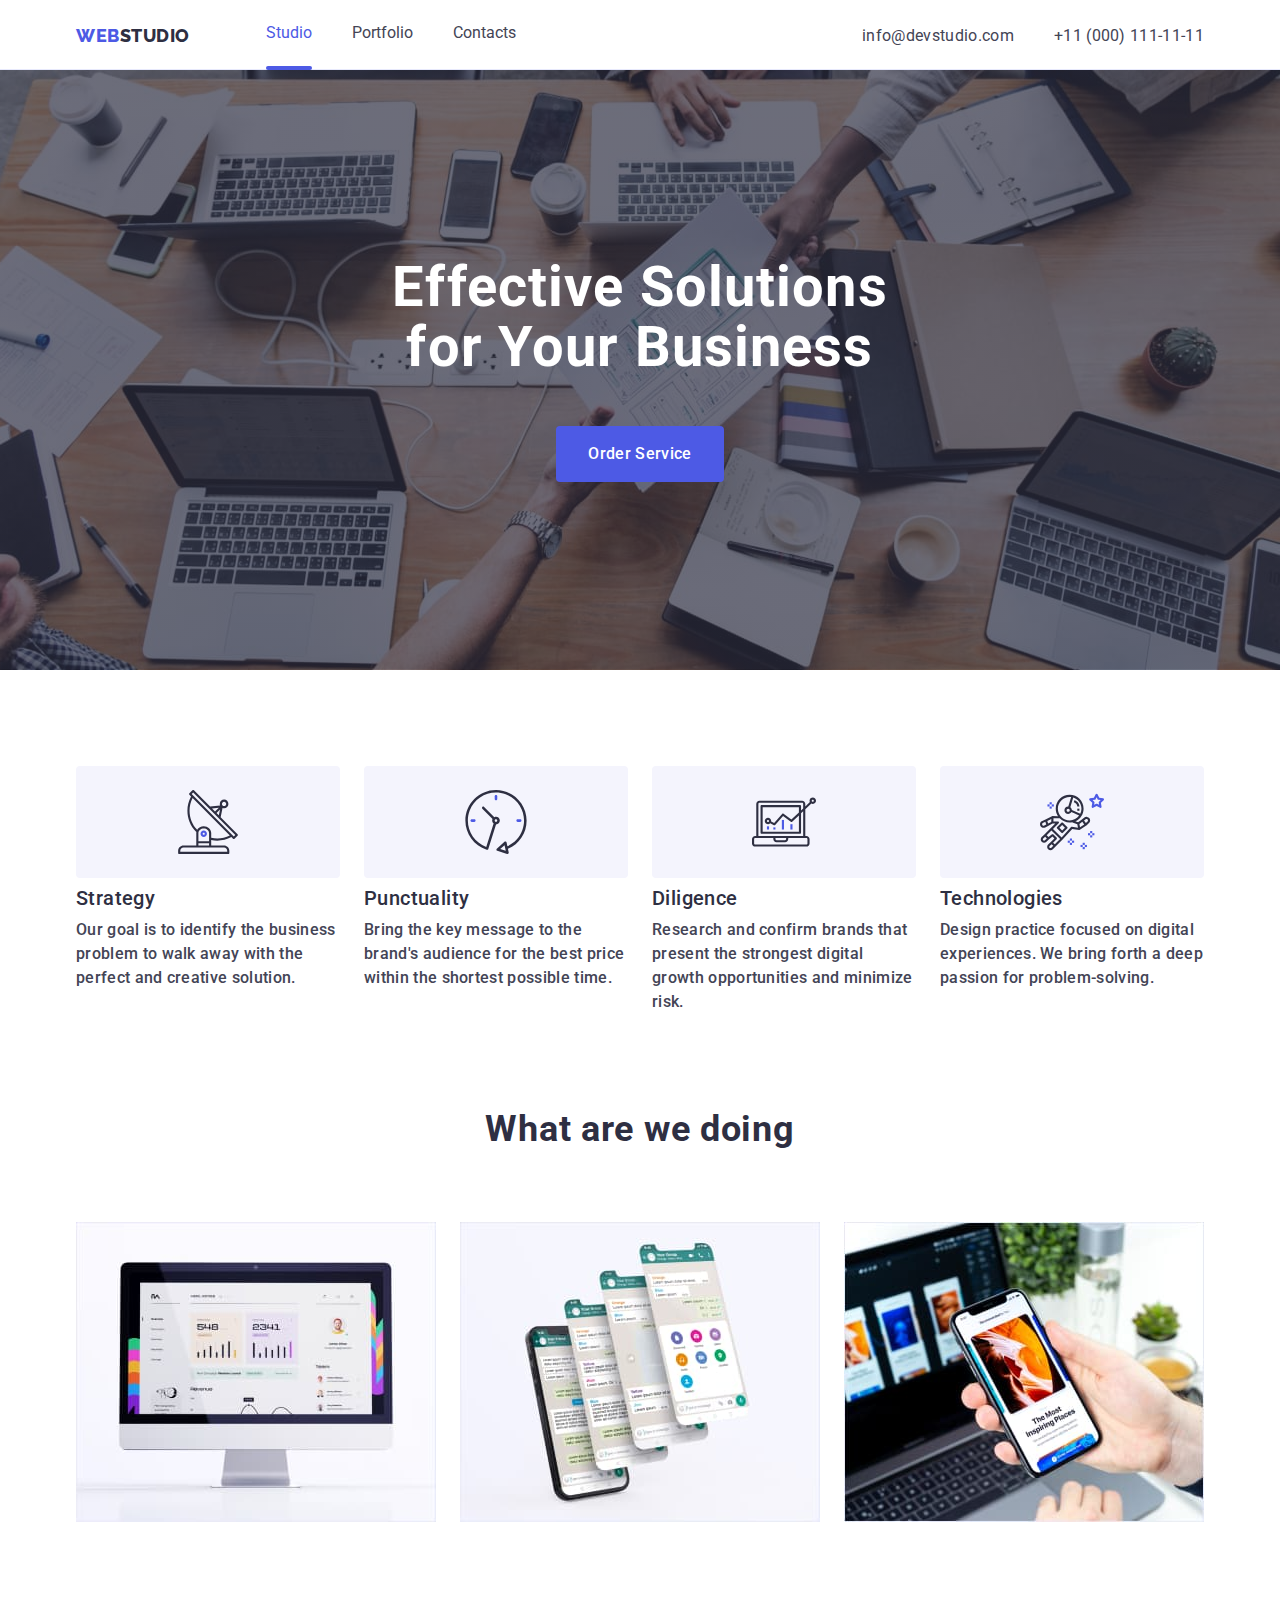
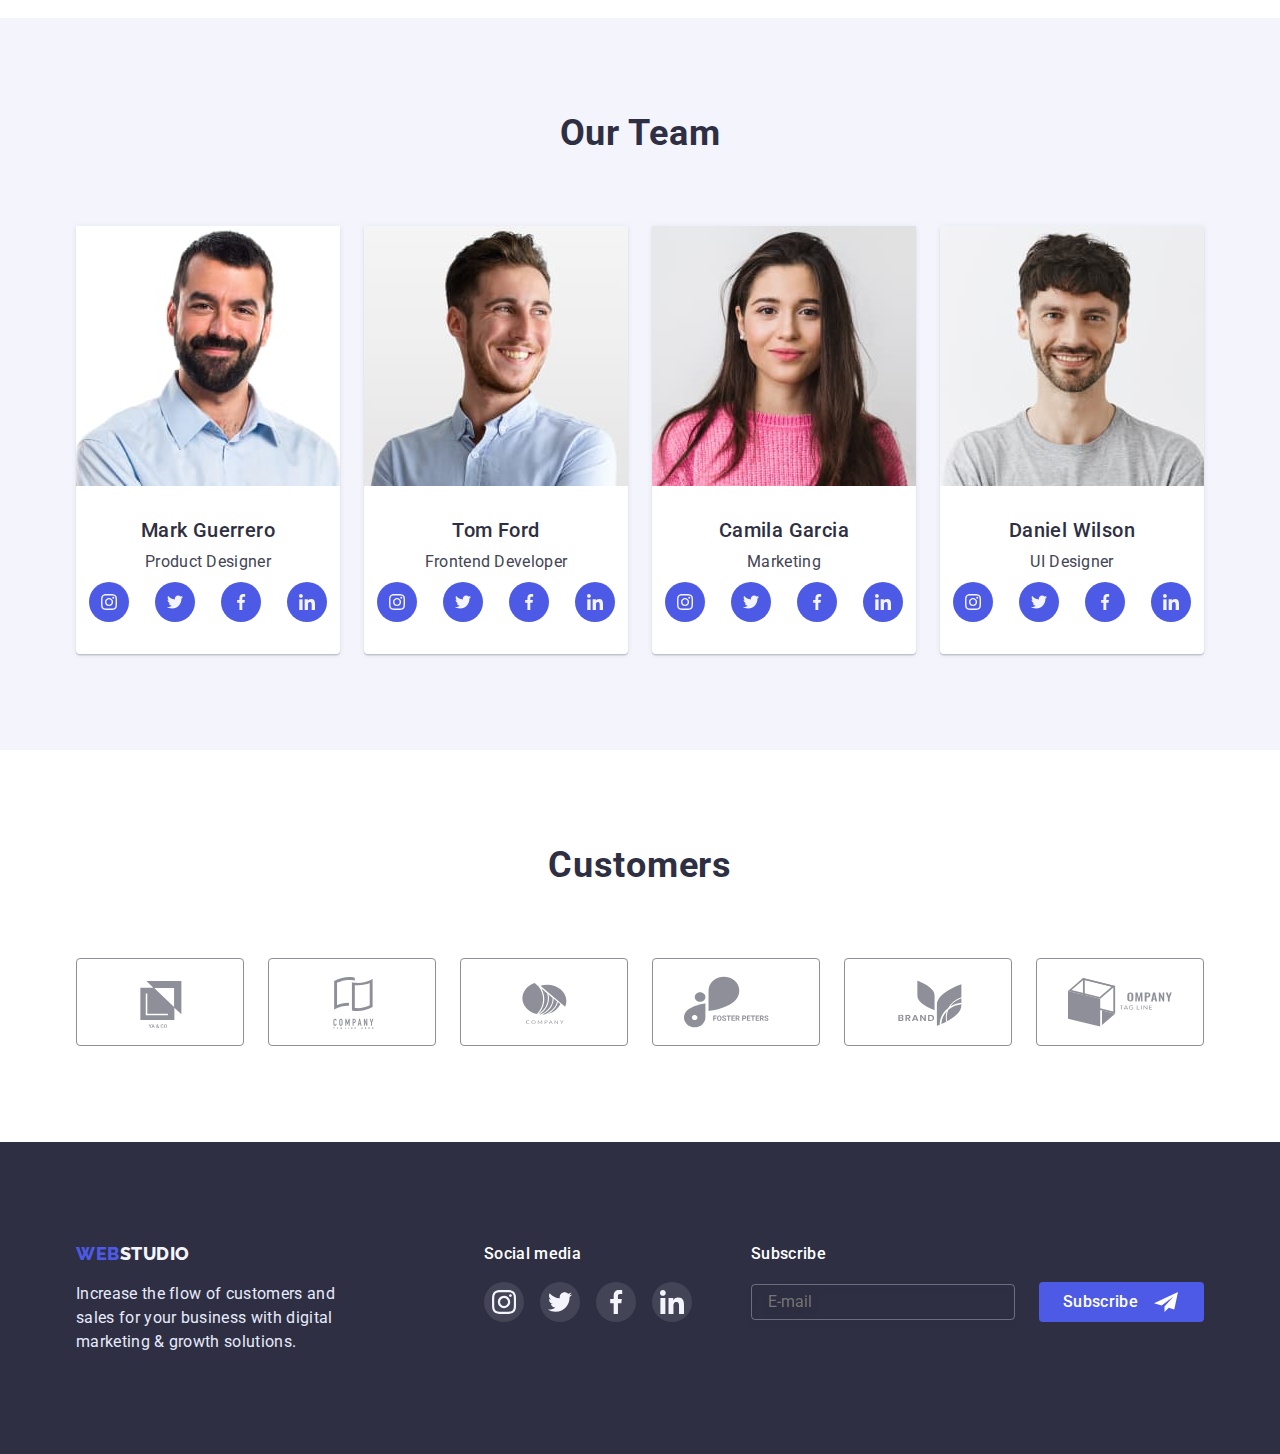
<file: index.html>
<!DOCTYPE html>
<html lang="en">
  <head>
    <meta charset="UTF-8" />
    <meta http-equiv="X-UA-Compatible" content="IE=edge" />
    <meta name="viewport" content="width=device-width, initial-scale=1.0" />
    <title>Web Studio</title>
    <link rel="preconnect" href="https://fonts.googleapis.com" />
    <link rel="preconnect" href="https://fonts.gstatic.com" crossorigin />
    <link
      rel="stylesheet"
      href="https://cdn.jsdelivr.net/npm/modern-normalize@1.1.0/modern-normalize.min.css"
    />
    <link
      href="https://fonts.googleapis.com/css2?family=Raleway:wght@800&family=Roboto:wght@400;500;700;900&display=swap"
      rel="stylesheet"
    />
    <link rel="stylesheet" href="./css/styles.css" />
  </head>
  <body>
    <header class="main-header">
      <div class="container menu-wrapper">
        <nav class="page-nav">
          <a class="link logotype" href="./index.html"
            ><span class="logo-web">Web</span>Studio</a
          >
          <ul class="menu list">
            <li class="menu-item">
              <a
                class="link menu-link subtitle menu-active menu-link-desktop"
                href="./index.html"
                >Studio</a
              >
            </li>
            <li class="menu-item">
              <a
                class="link menu-link subtitle menu-link-desktop"
                href="./portfolio.html"
                >Portfolio</a
              >
            </li>
            <li class="menu-item">
              <a class="link menu-link subtitle menu-link-desktop" href=""
                >Contacts</a
              >
            </li>
          </ul>
        </nav>
        <address class="address-block">
          <ul class="list address-list">
            <li class="address-item">
              <a class="contact-info link" href="mailto:info@devstudio.com"
                >info@devstudio.com</a
              >
            </li>
            <li class="address-item">
              <a class="contact-info link" href="tel:+110001111111"
                >+11 (000) 111-11-11
              </a>
            </li>
          </ul>
        </address>
        <button type="button" class="menu-btn js-open-menu">
          <svg
            class="menu-btn-icon"
            width="32"
            height="22"
            aria-label="menu button"
          >
            <use href="./images/icons.svg#menu"></use>
          </svg>
        </button>
      </div>
      <div class="mobile-menu js-menu-container">
        <div class="container mobile-menu-container">
          <button type="button" class="modal-close-btn js-close-menu">
            <svg
              class="modal-close-btn-icon"
              width="8"
              height="8"
              aria-label="close button"
            >
              <use href="./images/icons.svg#close-modal"></use>
            </svg>
          </button>
          <ul class="mobile-menu-list list">
            <li class="menu-item">
              <a class="link menu-link title" href="./index.html">Studio</a>
            </li>
            <li class="menu-item">
              <a class="link menu-link title" href="./portfolio.html"
                >Portfolio</a
              >
            </li>
            <li class="menu-item">
              <a class="link menu-link title menu-active" href="">Contacts</a>
            </li>
          </ul>
          <ul class="list mobile-menu-list">
            <li class="menu-item">
              <a
                class="title menu-link menu-active link"
                href="tel:+110001111111"
                >+11 (000) 111-11-11
              </a>
            </li>
            <li class="menu-item">
              <a
                class="link menu-link second-title"
                href="mailto:info@devstudio.com"
                >info@devstudio.com</a
              >
            </li>
            <li class="menu-item">
              <ul class="social-list-menu list">
                <li class="social-list-item">
                  <a href="#" class="social-list-link">
                    <svg class="social-list-icon" width="16" height="16">
                      <use href="./images/icons.svg#icon-instagram"></use>
                    </svg>
                  </a>
                </li>
                <li class="social-list-item">
                  <a href="#" class="social-list-link">
                    <svg class="social-list-icon" width="16" height="16">
                      <use href="./images/icons.svg#icon-twitter"></use>
                    </svg>
                  </a>
                </li>
                <li class="social-list-item">
                  <a href="#" class="social-list-link">
                    <svg class="social-list-icon" width="16" height="16">
                      <use href="./images/icons.svg#icon-facebook"></use>
                    </svg>
                  </a>
                </li>
                <li class="social-list-item">
                  <a href="#" class="social-list-link">
                    <svg class="social-list-icon" width="16" height="16">
                      <use href="./images/icons.svg#icon-linkedin"></use>
                    </svg>
                  </a>
                </li>
              </ul>
            </li>
          </ul>
        </div>
      </div>
    </header>
    <main>
      <section class="hero-section section">
        <div class="container hero-wrapper">
          <h1 class="main-title">Effective Solutions for Your Business</h1>
          <button class="blue-btn button-text" type="button" data-modal-open>
            Order Service
          </button>
        </div>
      </section>
      <section class="advantages section">
        <div class="container">
          <h2 class="visually-hidden">advantages</h2>
          <ul class="advantage-list list">
            <li class="advantage-list-item">
              <div class="advantage-icon">
                <svg class="advantage-icon-svg" height="64" width="64">
                  <use href="./images/icons.svg#icon-antenna"></use>
                </svg>
              </div>
              <h3 class="advantage-list-name title">Strategy</h3>
              <p class="advantage-list-desc">
                Our goal is to identify the business problem to walk away with
                the perfect and creative solution.
              </p>
            </li>
            <li class="advantage-list-item">
              <div class="advantage-icon">
                <svg class="advantage-icon-svg" height="64" width="64">
                  <use href="./images/icons.svg#icon-clock"></use>
                </svg>
              </div>
              <h3 class="advantage-list-name title">Punctuality</h3>
              <p class="advantage-list-desc">
                Bring the key message to the brand's audience for the best price
                within the shortest possible time.
              </p>
            </li>
            <li class="advantage-list-item">
              <div class="advantage-icon">
                <svg class="advantage-icon-svg" height="64" width="64">
                  <use href="./images/icons.svg#icon-laptop"></use>
                </svg>
              </div>
              <h3 class="advantage-list-name title">Diligence</h3>
              <p class="advantage-list-desc">
                Research and confirm brands that present the strongest digital
                growth opportunities and minimize risk.
              </p>
            </li>
            <li class="advantage-list-item">
              <div class="advantage-icon">
                <svg class="advantage-icon-svg" height="64" width="64">
                  <use href="./images/icons.svg#icon-astronaut"></use>
                </svg>
              </div>
              <h3 class="advantage-list-name title">Technologies</h3>
              <p class="advantage-list-desc">
                Design practice focused on digital experiences. We bring forth a
                deep passion for problem-solving.
              </p>
            </li>
          </ul>
        </div>
      </section>
      <section class="about section">
        <div class="container">
          <h2 class="about-header title">What are we doing</h2>
          <ul class="list about-list">
            <li class="about-list-item">
              <img
                class="about-img"
                srcset="./images/desktop/about/product_1@2x.jpg 2x"
                src="./images/desktop/about/product_1.jpg"
                alt="desctop pc"
                width="360"
                height="300"
              />
            </li>
            <li class="about-list-item">
              <img
                class="about-img"
                srcset="./images/desktop/about/product_2@2x.jpg 2x"
                src="./images/desktop/about/product_2.jpg"
                alt="mobile phone"
                width="360"
                height="300"
              />
            </li>
            <li class="about-list-item">
              <img
                class="about-img"
                srcset="./images/desktop/about/product_3@2x.jpg 2x"
                src="./images/desktop/about/product_3.jpg"
                alt="mobile phone over laptop"
                width="360"
                height="300"
              />
            </li>
          </ul>
        </div>
      </section>
      <section class="our-team section">
        <div class="container team-card-wrap">
          <h2 class="our-team-head title">Our Team</h2>
          <ul class="list team-list">
            <li class="team-list-item">
              <img
                class="team-card-img"
                srcset="./images/team_photo/marc_guerrero@2x.jpg 2x"
                src="./images/team_photo/marc_guerrero.jpg"
                alt="team member photo"
                width="264"
              />
              <div class="card-item-div">
                <h3 class="teammate-name second-title">Mark Guerrero</h3>
                <p class="teammate-trade description">Product Designer</p>
                <ul class="social-list list">
                  <li class="social-list-item">
                    <a href="#" class="social-list-link">
                      <svg class="social-list-icon" width="16" height="16">
                        <use href="./images/icons.svg#icon-instagram"></use>
                      </svg>
                    </a>
                  </li>
                  <li class="social-list-item">
                    <a href="#" class="social-list-link">
                      <svg class="social-list-icon" width="16" height="16">
                        <use href="./images/icons.svg#icon-twitter"></use>
                      </svg>
                    </a>
                  </li>
                  <li class="social-list-item">
                    <a href="#" class="social-list-link">
                      <svg class="social-list-icon" width="16" height="16">
                        <use href="./images/icons.svg#icon-facebook"></use>
                      </svg>
                    </a>
                  </li>
                  <li class="social-list-item">
                    <a href="#" class="social-list-link">
                      <svg class="social-list-icon" width="16" height="16">
                        <use href="./images/icons.svg#icon-linkedin"></use>
                      </svg>
                    </a>
                  </li>
                </ul>
              </div>
            </li>
            <li class="team-list-item">
              <img
                class="team-card-img"
                srcset="./images/team_photo/tom_ford@2x.jpg 2x"
                src="./images/team_photo/tom_ford.jpg"
                alt="team member photo"
                width="264"
              />
              <div class="card-item-div">
                <h3 class="teammate-name second-title">Tom Ford</h3>
                <p class="teammate-trade description">Frontend Developer</p>
                <ul class="social-list list">
                  <li class="social-list-item">
                    <a href="#" class="social-list-link">
                      <svg class="social-list-icon" width="16" height="16">
                        <use href="./images/icons.svg#icon-instagram"></use>
                      </svg>
                    </a>
                  </li>
                  <li class="social-list-item">
                    <a href="#" class="social-list-link">
                      <svg class="social-list-icon" width="16" height="16">
                        <use href="./images/icons.svg#icon-twitter"></use>
                      </svg>
                    </a>
                  </li>
                  <li class="social-list-item">
                    <a href="#" class="social-list-link">
                      <svg class="social-list-icon" width="16" height="16">
                        <use href="./images/icons.svg#icon-facebook"></use>
                      </svg>
                    </a>
                  </li>
                  <li class="social-list-item">
                    <a href="#" class="social-list-link">
                      <svg class="social-list-icon" width="16" height="16">
                        <use href="./images/icons.svg#icon-linkedin"></use>
                      </svg>
                    </a>
                  </li>
                </ul>
              </div>
            </li>
            <li class="team-list-item">
              <img
                class="team-card-img"
                srcset="./images/team_photo/camila_garcia@2x.jpg 2x"
                src="./images/team_photo/camila_garcia.jpg"
                alt="team member photo"
                width="264"
              />
              <div class="card-item-div">
                <h3 class="teammate-name second-title">Camila Garcia</h3>
                <p class="teammate-trade description">Marketing</p>
                <ul class="social-list list">
                  <li class="social-list-item">
                    <a href="#" class="social-list-link">
                      <svg class="social-list-icon" width="16" height="16">
                        <use href="./images/icons.svg#icon-instagram"></use>
                      </svg>
                    </a>
                  </li>
                  <li class="social-list-item">
                    <a href="#" class="social-list-link">
                      <svg class="social-list-icon" width="16" height="16">
                        <use href="./images/icons.svg#icon-twitter"></use>
                      </svg>
                    </a>
                  </li>
                  <li class="social-list-item">
                    <a href="#" class="social-list-link">
                      <svg class="social-list-icon" width="16" height="16">
                        <use href="./images/icons.svg#icon-facebook"></use>
                      </svg>
                    </a>
                  </li>
                  <li class="social-list-item">
                    <a href="#" class="social-list-link">
                      <svg class="social-list-icon" width="16" height="16">
                        <use href="./images/icons.svg#icon-linkedin"></use>
                      </svg>
                    </a>
                  </li>
                </ul>
              </div>
            </li>
            <li class="team-list-item">
              <img
                class="team-card-img"
                srcset="./images/team_photo/daniel_wilson@2x.jpg 2x"
                src="./images/team_photo/daniel_wilson.jpg"
                alt="team member photo"
                width="264"
              />
              <div class="card-item-div">
                <h3 class="teammate-name second-title">Daniel Wilson</h3>
                <p class="teammate-trade description">UI Designer</p>
                <ul class="social-list list">
                  <li class="social-list-item">
                    <a href="#" class="social-list-link">
                      <svg class="social-list-icon" width="16" height="16">
                        <use href="./images/icons.svg#icon-instagram"></use>
                      </svg>
                    </a>
                  </li>
                  <li class="social-list-item">
                    <a href="#" class="social-list-link">
                      <svg class="social-list-icon" width="16" height="16">
                        <use href="./images/icons.svg#icon-twitter"></use>
                      </svg>
                    </a>
                  </li>
                  <li class="social-list-item">
                    <a href="#" class="social-list-link">
                      <svg class="social-list-icon" width="16" height="16">
                        <use href="./images/icons.svg#icon-facebook"></use>
                      </svg>
                    </a>
                  </li>
                  <li class="social-list-item">
                    <a href="#" class="social-list-link">
                      <svg class="social-list-icon" width="16" height="16">
                        <use href="./images/icons.svg#icon-linkedin"></use>
                      </svg>
                    </a>
                  </li>
                </ul>
              </div>
            </li>
          </ul>
        </div>
      </section>
      <section class="company section">
        <div class="container">
          <h2 class="our-team-head title">Customers</h2>
          <ul class="company-list list">
            <li class="company-item">
              <a href="#" class="company-link">
                <svg class="company-icon" width="104" height="56">
                  <use href="./images/icons.svg#icon-company_yaco"></use>
                </svg>
              </a>
            </li>
            <li class="company-item">
              <a href="#" class="company-link">
                <svg class="company-icon" width="104" height="56">
                  <use
                    href="./images/icons.svg#icon-company_tagline_here"
                  ></use>
                </svg>
              </a>
            </li>
            <li class="company-item">
              <a href="" class="company-link">
                <svg class="company-icon" width="104" height="56">
                  <use href="./images/icons.svg#icon-company_company"></use>
                </svg>
              </a>
            </li>
            <li class="company-item">
              <a href="" class="company-link">
                <svg class="company-icon" width="104" height="56">
                  <use
                    href="./images/icons.svg#icon-company_foster_peters"
                  ></use>
                </svg>
              </a>
            </li>
            <li class="company-item">
              <a href="" class="company-link">
                <svg class="company-icon" width="104" height="56">
                  <use href="./images/icons.svg#icon-company_brand"></use>
                </svg>
              </a>
            </li>
            <li class="company-item">
              <a href="" class="company-link">
                <svg class="company-icon" width="104" height="56">
                  <use href="./images/icons.svg#icon-company_tag_line"></use>
                </svg>
              </a>
            </li>
          </ul>
        </div>
      </section>
    </main>
    <footer class="footer-section">
      <div class="container footer-div">
        <div class="footer-logo-div mobile-foot">
          <a class="link logotype mobile-foot" href="./index.html"
            ><span class="logo-web">Web</span>Studio</a
          >
          <p class="footer-text description">
            Increase the flow of customers and sales for your business with
            digital marketing & growth solutions.
          </p>
        </div>
        <div class="social-footer mobile-foot">
          <p class="social-text description">Social media</p>
          <ul class="footer-social-list list">
            <li class="social-list-item">
              <a href="#" class="footer-social-list-link">
                <svg class="footer-social-list-icon" width="24" height="24">
                  <use href="./images/icons.svg#icon-instagram"></use>
                </svg>
              </a>
            </li>
            <li class="social-list-item">
              <a href="#" class="footer-social-list-link">
                <svg class="footer-social-list-icon" width="24" height="24">
                  <use href="./images/icons.svg#icon-twitter"></use>
                </svg>
              </a>
            </li>
            <li class="social-list-item">
              <a href="#" class="footer-social-list-link">
                <svg class="footer-social-list-icon" width="24" height="24">
                  <use href="./images/icons.svg#icon-facebook"></use>
                </svg>
              </a>
            </li>
            <li class="social-list-item">
              <a href="#" class="footer-social-list-link">
                <svg class="footer-social-list-icon" width="24" height="24">
                  <use href="./images/icons.svg#icon-linkedin"></use>
                </svg>
              </a>
            </li>
          </ul>
        </div>
        <div class="subscribe-footer mobile-foot">
          <label for="subscribe-input" class="description subscribe-lbl"
            >Subscribe</label
          >
          <form class="subscribe mobile-foot">
            <input
              id="subscribe-input"
              type="email"
              name="Subscribe-mail"
              class="subscribe-input mobile-foot"
              placeholder="E-mail"
            />
            <button type="submit" class="blue-btn subscribe-btn button-text">
              <span class="subscribe-btn-text">Subscribe</span>
              <svg
                class="subscribe-btn-icon"
                width="24"
                height="24"
                aria-label="Email"
              >
                <use href="./images/icons.svg#send"></use>
              </svg>
            </button>
          </form>
        </div>
      </div>
    </footer>
    <div class="backdrop is-hidden" data-modal>
      <div class="modal">
        <button type="button" class="modal-close-btn" data-modal-close>
          <svg
            class="modal-close-btn-icon"
            width="8"
            height="8"
            aria-label="close button"
          >
            <use href="./images/icons.svg#close-modal"></use>
          </svg>
        </button>
        <p class="modal-title">Leave your contacts and we will call you back</p>
        <form class="modal-form">
          <label class="modal-input-label"
            >Name
            <span class="modal-input-wrapper">
              <input type="text" name="name" class="modal-input" />
              <svg
                class="modal-input-icon"
                width="18"
                height="24"
                aria-label="person"
              >
                <use href="./images/icons.svg#person"></use>
              </svg>
            </span>
          </label>
          <label class="modal-input-label"
            >Phone
            <span class="modal-input-wrapper">
              <input type="tel" name="tel" class="modal-input" />
              <svg
                class="modal-input-icon"
                width="18"
                height="24"
                aria-label="phone"
              >
                <use href="./images/icons.svg#phone"></use>
              </svg>
            </span>
          </label>
          <label class="modal-input-label"
            >Email
            <span class="modal-input-wrapper">
              <input type="email" name="mail" class="modal-input" />
              <svg
                class="modal-input-icon"
                width="18"
                height="24"
                aria-label="Email"
              >
                <use href="./images/icons.svg#email"></use>
              </svg>
            </span>
          </label>
          <label class="modal-comment-label"
            >Comment
            <textarea
              name="comment"
              class="modal-input-comment"
              id="modal-comment"
              placeholder="Text input"
            ></textarea>
          </label>
          <label for="user-policy" class="user-policy-label">
            <input
              id="user-policy"
              type="checkbox"
              class="policy-input visually-hidden"
            />
            <span class="user-policy-icon">
              <svg
                class="modal-checkbox-icon"
                width="10"
                height="8"
                aria-label="Email"
              >
                <use href="./images/icons.svg#checkbox"></use>
              </svg>
            </span>
            I accept the terms and conditions of the&nbsp;
            <a href="#" class="privacy-policy">Privacy Policy</a></label
          >
          <button type="submit" class="modal-submit-btn blue-btn button-text">
            Send
          </button>
        </form>
      </div>
    </div>
    <script src="./js/mobile-menu.js"></script>
    <script src="./js/modal.js"></script>
  </body>
</html>
</file>
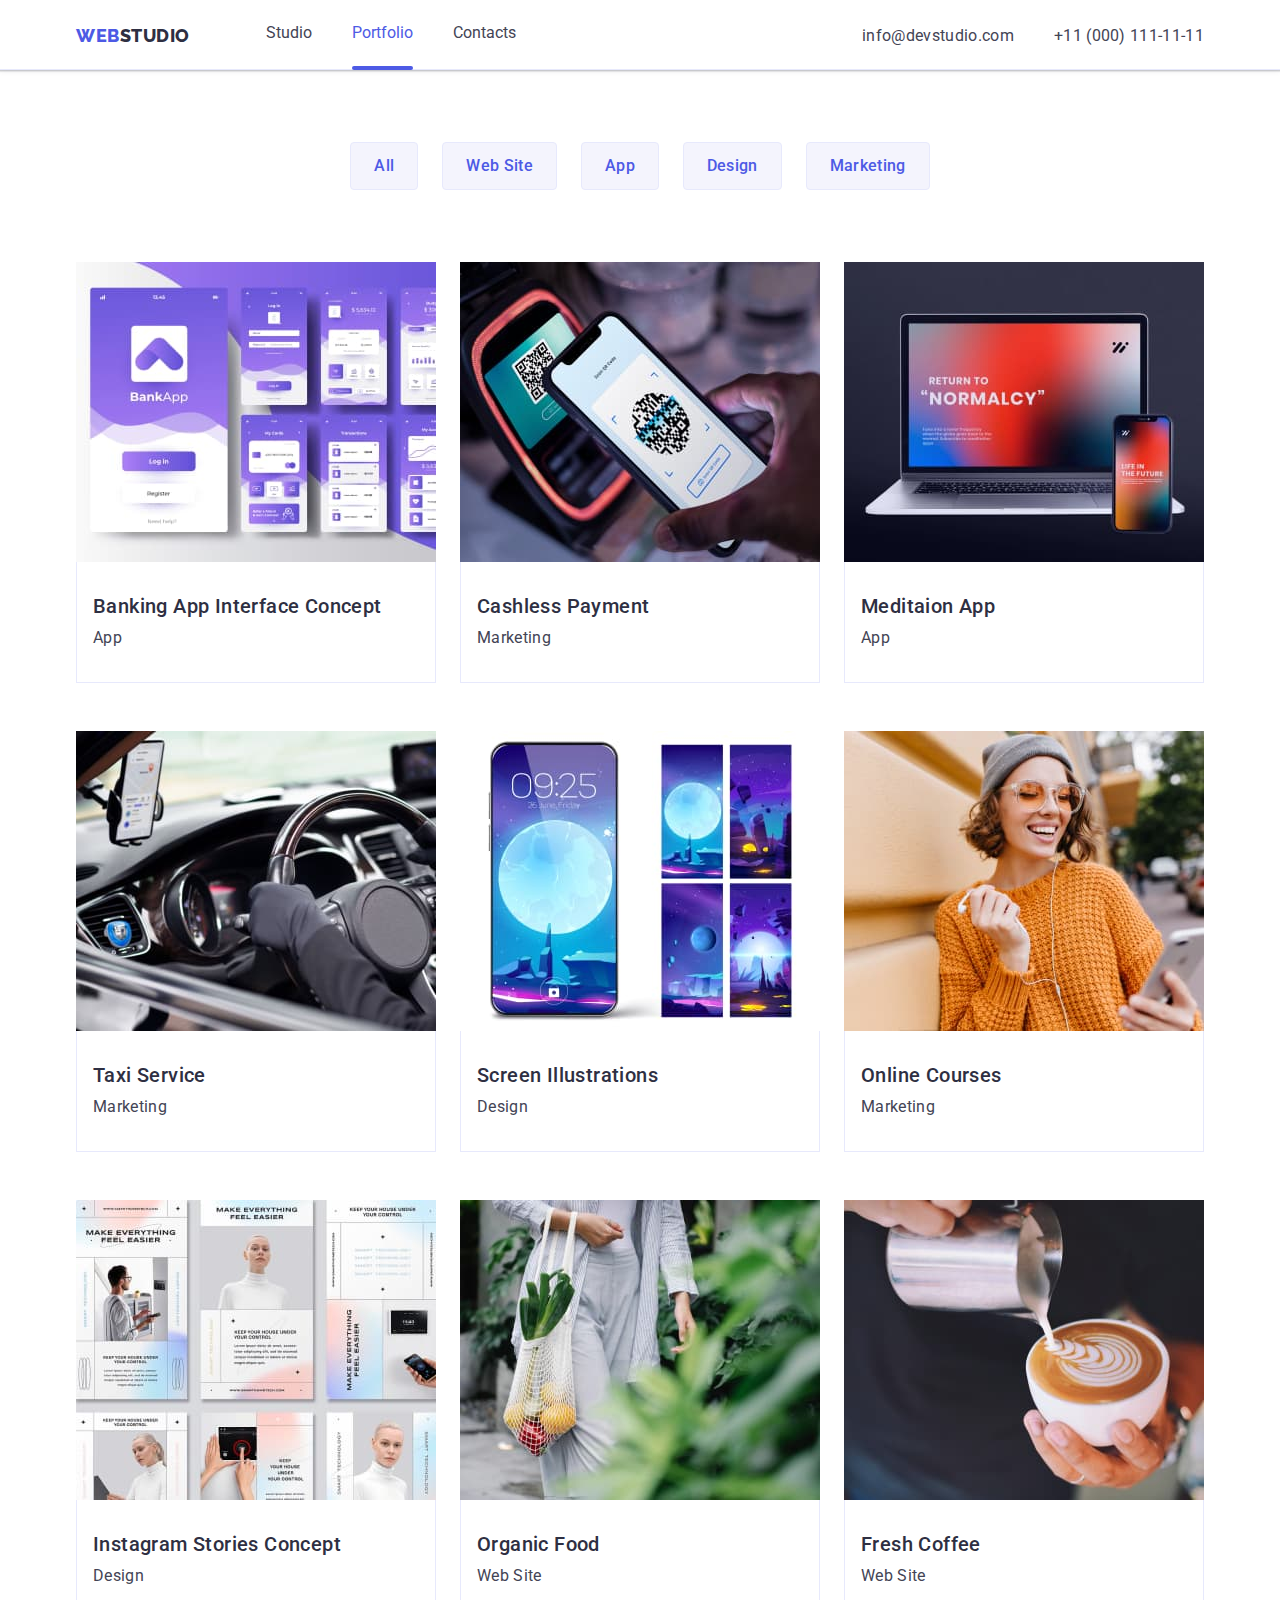
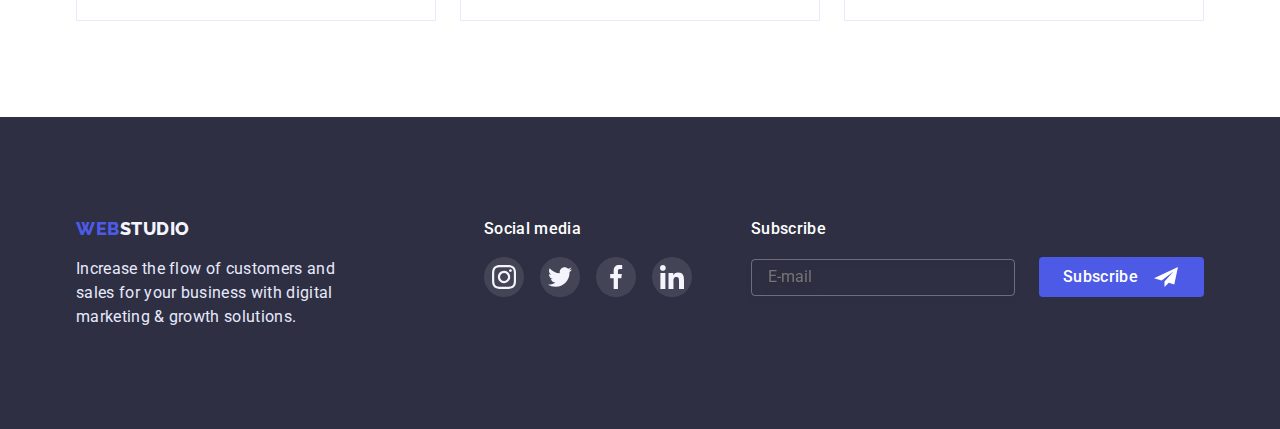
<file: portfolio.html>
<!DOCTYPE html>
<html lang="en">
  <head>
    <meta charset="UTF-8" />
    <meta http-equiv="X-UA-Compatible" content="IE=edge" />
    <meta name="viewport" content="width=device-width, initial-scale=1.0" />
    <title>Web Studio</title>
    <link rel="preconnect" href="https://fonts.googleapis.com" />
    <link rel="preconnect" href="https://fonts.gstatic.com" crossorigin />
    <link
      rel="stylesheet"
      href="https://cdn.jsdelivr.net/npm/modern-normalize@1.1.0/modern-normalize.min.css"
    />
    <link
      href="https://fonts.googleapis.com/css2?family=Raleway:wght@800&family=Roboto:wght@400;500;700;900&display=swap"
      rel="stylesheet"
    />
    <link rel="stylesheet" href="./css/styles.css" />
  </head>
  <body>
    <header class="main-header">
      <div class="container menu-wrapper">
        <nav class="page-nav">
          <a class="link logotype" href="./index.html"
            ><span class="logo-web">Web</span>Studio</a
          >
          <ul class="menu list">
            <li class="menu-item">
              <a
                class="link menu-link subtitle menu-link-desktop"
                href="./index.html"
                >Studio</a
              >
            </li>
            <li class="menu-item">
              <a
                class="link menu-link subtitle menu-link-desktop menu-active"
                href="./portfolio.html"
                >Portfolio</a
              >
            </li>
            <li class="menu-item">
              <a class="link menu-link subtitle menu-link-desktop" href=""
                >Contacts</a
              >
            </li>
          </ul>
        </nav>
        <address class="address-block">
          <ul class="list address-list">
            <li class="address-item">
              <a class="contact-info link" href="mailto:info@devstudio.com"
                >info@devstudio.com</a
              >
            </li>
            <li class="address-item">
              <a class="contact-info link" href="tel:+110001111111"
                >+11 (000) 111-11-11
              </a>
            </li>
          </ul>
        </address>
        <button type="button" class="menu-btn js-open-menu">
          <svg
            class="menu-btn-icon"
            width="32"
            height="22"
            aria-label="menu button"
          >
            <use href="./images/icons.svg#menu"></use>
          </svg>
        </button>
      </div>
      <div class="mobile-menu js-menu-container">
        <div class="container mobile-menu-container">
          <button type="button" class="modal-close-btn js-close-menu">
            <svg
              class="modal-close-btn-icon"
              width="8"
              height="8"
              aria-label="close button"
            >
              <use href="./images/icons.svg#close-modal"></use>
            </svg>
          </button>
          <ul class="mobile-menu-list list">
            <li class="menu-item">
              <a class="link menu-link title" href="./index.html">Studio</a>
            </li>
            <li class="menu-item">
              <a class="link menu-link title" href="./portfolio.html"
                >Portfolio</a
              >
            </li>
            <li class="menu-item">
              <a class="link menu-link title menu-active" href="">Contacts</a>
            </li>
          </ul>
          <ul class="list mobile-menu-list">
            <li class="menu-item">
              <a
                class="title menu-link menu-active link"
                href="tel:+110001111111"
                >+11 (000) 111-11-11
              </a>
            </li>
            <li class="menu-item">
              <a
                class="link menu-link second-title"
                href="mailto:info@devstudio.com"
                >info@devstudio.com</a
              >
            </li>
            <li class="menu-item">
              <ul class="social-list-menu list">
                <li class="social-list-item">
                  <a href="#" class="social-list-link">
                    <svg class="social-list-icon" width="16" height="16">
                      <use href="./images/icons.svg#icon-instagram"></use>
                    </svg>
                  </a>
                </li>
                <li class="social-list-item">
                  <a href="#" class="social-list-link">
                    <svg class="social-list-icon" width="16" height="16">
                      <use href="./images/icons.svg#icon-twitter"></use>
                    </svg>
                  </a>
                </li>
                <li class="social-list-item">
                  <a href="#" class="social-list-link">
                    <svg class="social-list-icon" width="16" height="16">
                      <use href="./images/icons.svg#icon-facebook"></use>
                    </svg>
                  </a>
                </li>
                <li class="social-list-item">
                  <a href="#" class="social-list-link">
                    <svg class="social-list-icon" width="16" height="16">
                      <use href="./images/icons.svg#icon-linkedin"></use>
                    </svg>
                  </a>
                </li>
              </ul>
            </li>
          </ul>
        </div>
      </div>
    </header>
    <main>
      <section class="filter-section section">
        <div class="container filter-div">
          <h1 class="visually-hidden">Portfolio</h1>
          <ul class="list filter-list">
            <li class="filter-list-item">
              <button class="filter-btn button-text" type="button">All</button>
            </li>
            <li class="filter-list-item">
              <button class="filter-btn button-text" type="button">
                Web Site
              </button>
            </li>
            <li class="filter-list-item">
              <button class="filter-btn button-text" type="button">App</button>
            </li>
            <li class="filter-list-item">
              <button class="filter-btn button-text" type="button">
                Design
              </button>
            </li>
            <li class="filter-list-item">
              <button class="filter-btn button-text" type="button">
                Marketing
              </button>
            </li>
          </ul>
          <ul class="list portfolio-list">
            <li class="portfolio-item">
              <a class="card-link link" href="#">
                <div class="card-wrapper">
                  <picture>
                    <source
                      srcset="
                        ./images/desktop/portfolio_card_1.jpg    1x,
                        ./images/desktop/portfolio_card_1@2x.jpg 2x
                      "
                      media="(min-width: 1200px)"
                      sizes="360px"
                    />
                    <source
                      srcset="
                        ./images/tablet/portfolio_card_1.jpg    1x,
                        ./images/tablet/portfolio_card_1@2x.jpg 2x
                      "
                      media="(min-width: 768px)"
                      sizes="356px"
                    />
                    <source
                      srcset="
                        ./images/mobile/portfolio_card_1.jpg    1x,
                        ./images/mobile/portfolio_card_1@2x.jpg 2x
                      "
                      sizes="396px"
                      media="(max-width: 767px)"
                    />
                    <img
                      class="card-image"
                      src="/images/mobile/portfolio_card_1.jpg"
                      alt="Bank Application image"
                    />
                  </picture>
                  <p class="portfolio-overlay">
                    14 Stylish and User-Friendly App Design Concepts · Task
                    Manager App · Calorie Tracker App · Exotic Fruit Ecommerce
                    App · Cloud Storage App
                  </p>
                </div>
                <div class="card-div">
                  <h2 class="portfolio-card-name second-title">
                    Banking App Interface Concept
                  </h2>
                  <p class="description">App</p>
                </div>
              </a>
            </li>
            <li class="portfolio-item">
              <a class="card-link link" href="#">
                <div class="card-wrapper">
                  <picture>
                    <source
                      srcset="
                        ./images/desktop/portfolio_card_2.jpg    1x,
                        ./images/desktop/portfolio_card_2@2x.jpg 2x
                      "
                      sizes="360px"
                      media="(min-width: 1200px)"
                    />
                    <source
                      srcset="
                        ./images/tablet/portfolio_card_2.jpg    1x,
                        ./images/tablet/portfolio_card_2@2x.jpg 2x
                      "
                      sizes="356px"
                      media="(min-width: 768px)"
                    />
                    <source
                      srcset="
                        ./images/mobile/portfolio_card_2.jpg    1x,
                        ./images/mobile/portfolio_card_2@2x.jpg 2x
                      "
                      sizes="396px"
                      media="(max-width: 767px)"
                    />
                    <img
                      class="card-image"
                      src="/images/mobile/portfolio_card_2.jpg"
                      alt="NFC Payment images"
                    />
                  </picture>
                  <p class="portfolio-overlay">
                    14 Stylish and User-Friendly App Design Concepts · Task
                    Manager App · Calorie Tracker App · Exotic Fruit Ecommerce
                    App · Cloud Storage App
                  </p>
                </div>
                <div class="card-div">
                  <h2 class="portfolio-card-name second-title">
                    Cashless Payment
                  </h2>
                  <p class="description">Marketing</p>
                </div>
              </a>
            </li>
            <li class="portfolio-item">
              <a class="card-link link" href="#">
                <div class="card-wrapper">
                  <picture>
                    <source
                      srcset="
                        ./images/desktop/portfolio_card_3.jpg    1x,
                        ./images/desktop/portfolio_card_3@2x.jpg 2x
                      "
                      sizes="360px"
                      media="(min-width: 1200px)"
                    />
                    <source
                      srcset="
                        ./images/tablet/portfolio_card_3.jpg    1x,
                        ./images/tablet/portfolio_card_3@2x.jpg 2x
                      "
                      sizes="356px"
                      media="(min-width: 768px)"
                    />
                    <source
                      srcset="
                        ./images/mobile/portfolio_card_3.jpg    1x,
                        ./images/mobile/portfolio_card_3@2x.jpg 2x
                      "
                      sizes="396px"
                      media="(max-width: 767px)"
                    />
                    <img
                      class="card-image"
                      src="/images/mobile/portfolio_card_3.jpg"
                      alt="laptop and phone photo"
                    />
                  </picture>
                  <p class="portfolio-overlay">
                    14 Stylish and User-Friendly App Design Concepts · Task
                    Manager App · Calorie Tracker App · Exotic Fruit Ecommerce
                    App · Cloud Storage App
                  </p>
                </div>
                <div class="card-div">
                  <h2 class="portfolio-card-name second-title">
                    Meditaion App
                  </h2>
                  <p class="description">App</p>
                </div>
              </a>
            </li>
            <li class="portfolio-item">
              <a class="card-link link" href="#">
                <div class="card-wrapper">
                  <picture>
                    <source
                      srcset="
                        ./images/desktop/portfolio_card_4.jpg    1x,
                        ./images/desktop/portfolio_card_4@2x.jpg 2x
                      "
                      sizes="360px"
                      media="(min-width: 1200px)"
                    />
                    <source
                      srcset="
                        ./images/tablet/portfolio_card_4.jpg    1x,
                        ./images/tablet/portfolio_card_4@2x.jpg 2x
                      "
                      sizes="356px"
                      media="(min-width: 768px)"
                    />
                    <source
                      srcset="
                        ./images/mobile/portfolio_card_4.jpg    1x,
                        ./images/mobile/portfolio_card_4@2x.jpg 2x
                      "
                      sizes="396px"
                      media="(max-width: 767px)"
                    />
                    <img
                      class="card-image"
                      src="/images/mobile/portfolio_card_4.jpg"
                      alt="Car photo"
                    />
                  </picture>
                  <p class="portfolio-overlay">
                    14 Stylish and User-Friendly App Design Concepts · Task
                    Manager App · Calorie Tracker App · Exotic Fruit Ecommerce
                    App · Cloud Storage App
                  </p>
                </div>
                <div class="card-div">
                  <h2 class="portfolio-card-name second-title">Taxi Service</h2>
                  <p class="description">Marketing</p>
                </div>
              </a>
            </li>
            <li class="portfolio-item">
              <a class="card-link link" href="#">
                <div class="card-wrapper">
                  <picture>
                    <source
                      srcset="
                        ./images/desktop/portfolio_card_5.jpg    1x,
                        ./images/desktop/portfolio_card_5@2x.jpg 2x
                      "
                      sizes="360px"
                      media="(min-width: 1200px)"
                    />
                    <source
                      srcset="
                        ./images/tablet/portfolio_card_5.jpg    1x,
                        ./images/tablet/portfolio_card_5@2x.jpg 2x
                      "
                      sizes="356px"
                      media="(min-width: 768px)"
                    />
                    <source
                      srcset="
                        ./images/mobile/portfolio_card_5.jpg    1x,
                        ./images/mobile/portfolio_card_5@2x.jpg 2x
                      "
                      sizes="396px"
                      media="(max-width: 767px)"
                    />
                    <img
                      class="card-image"
                      src="/images/mobile/portfolio_card_5.jpg"
                      alt="Phone photo"
                    />
                  </picture>
                  <p class="portfolio-overlay">
                    14 Stylish and User-Friendly App Design Concepts · Task
                    Manager App · Calorie Tracker App · Exotic Fruit Ecommerce
                    App · Cloud Storage App
                  </p>
                </div>
                <div class="card-div">
                  <h2 class="portfolio-card-name second-title">
                    Screen Illustrations
                  </h2>
                  <p class="description">Design</p>
                </div>
              </a>
            </li>
            <li class="portfolio-item">
              <a class="card-link link" href="#">
                <div class="card-wrapper">
                  <picture>
                    <source
                      srcset="
                        ./images/desktop/portfolio_card_6.jpg    1x,
                        ./images/desktop/portfolio_card_6@2x.jpg 2x
                      "
                      sizes="360px"
                      media="(min-width: 1200px)"
                    />
                    <source
                      srcset="
                        ./images/tablet/portfolio_card_6.jpg    1x,
                        ./images/tablet/portfolio_card_6@2x.jpg 2x
                      "
                      sizes="356px"
                      media="(min-width: 768px)"
                    />
                    <source
                      srcset="
                        ./images/mobile/portfolio_card_6.jpg    1x,
                        ./images/mobile/portfolio_card_6@2x.jpg 2x
                      "
                      sizes="396px"
                      media="(max-width: 767px)"
                    />
                    <img
                      class="card-image"
                      src="/images/mobile/portfolio_card_6.jpg"
                      alt="Girl phto"
                    />
                  </picture>
                  <p class="portfolio-overlay">
                    14 Stylish and User-Friendly App Design Concepts · Task
                    Manager App · Calorie Tracker App · Exotic Fruit Ecommerce
                    App · Cloud Storage App
                  </p>
                </div>
                <div class="card-div">
                  <h2 class="portfolio-card-name second-title">
                    Online Courses
                  </h2>
                  <p class="description">Marketing</p>
                </div>
              </a>
            </li>
            <li class="portfolio-item">
              <a class="card-link link" href="#">
                <div class="card-wrapper">
                  <picture>
                    <source
                      srcset="
                        ./images/desktop/portfolio_card_7.jpg    1x,
                        ./images/desktop/portfolio_card_7@2x.jpg 2x
                      "
                      sizes="360px"
                      media="(min-width: 1200px)"
                    />
                    <source
                      srcset="
                        ./images/tablet/portfolio_card_7.jpg    1x,
                        ./images/tablet/portfolio_card_7@2x.jpg 2x
                      "
                      sizes="356px"
                      media="(min-width: 768px)"
                    />
                    <source
                      srcset="
                        ./images/mobile/portfolio_card_7.jpg    1x,
                        ./images/mobile/portfolio_card_7@2x.jpg 2x
                      "
                      sizes="396px"
                      media="(max-width: 767px)"
                    />
                    <img
                      class="card-image"
                      src="/images/mobile/portfolio_card_7.jpg"
                      alt="Web page Illustrations"
                    />
                  </picture>
                  <p class="portfolio-overlay">
                    14 Stylish and User-Friendly App Design Concepts · Task
                    Manager App · Calorie Tracker App · Exotic Fruit Ecommerce
                    App · Cloud Storage App
                  </p>
                </div>
                <div class="card-div">
                  <h2 class="portfolio-card-name second-title">
                    Instagram Stories Concept
                  </h2>
                  <p class="description">Design</p>
                </div>
              </a>
            </li>
            <li class="portfolio-item">
              <a class="card-link link" href="#">
                <div class="card-wrapper">
                  <picture>
                    <source
                      srcset="
                        ./images/desktop/portfolio_card_8.jpg    1x,
                        ./images/desktop/portfolio_card_8@2x.jpg 2x
                      "
                      sizes="360px"
                      media="(min-width: 1200px)"
                    />
                    <source
                      srcset="
                        ./images/tablet/portfolio_card_8.jpg    1x,
                        ./images/tablet/portfolio_card_8@2x.jpg 2x
                      "
                      sizes="356px"
                      media="(min-width: 768px)"
                    />
                    <source
                      srcset="
                        ./images/mobile/portfolio_card_8.jpg    1x,
                        ./images/mobile/portfolio_card_8@2x.jpg 2x
                      "
                      sizes="396px"
                      media="(max-width: 767px)"
                    />
                    <img
                      class="card-image"
                      src="/images/mobile/portfolio_card_8.jpg"
                      alt="vegetables"
                    />
                  </picture>
                  <p class="portfolio-overlay">
                    14 Stylish and User-Friendly App Design Concepts · Task
                    Manager App · Calorie Tracker App · Exotic Fruit Ecommerce
                    App · Cloud Storage App
                  </p>
                </div>
                <div class="card-div">
                  <h2 class="portfolio-card-name second-title">Organic Food</h2>
                  <p class="description">Web Site</p>
                </div>
              </a>
            </li>
            <li class="portfolio-item">
              <a class="card-link link" href="#">
                <div class="card-wrapper">
                  <picture>
                    <source
                      srcset="
                        ./images/desktop/portfolio_card_9.jpg    1x,
                        ./images/desktop/portfolio_card_9@2x.jpg 2x
                      "
                      sizes="360px"
                      media="(min-width: 1200px)"
                    />
                    <source
                      srcset="
                        ./images/tablet/portfolio_card_9.jpg    1x,
                        ./images/tablet/portfolio_card_9@2x.jpg 2x
                      "
                      sizes="356px"
                      media="(min-width: 768px)"
                    />
                    <source
                      srcset="
                        ./images/mobile/portfolio_card_9.jpg    1x,
                        ./images/mobile/portfolio_card_9@2x.jpg 2x
                      "
                      sizes="396px"
                      media="(max-width: 767px)"
                    />
                    <img
                      class="card-image"
                      src="/images/mobile/portfolio_card_9.jpg"
                      alt="Coffee"
                    />
                  </picture>
                  <p class="portfolio-overlay">
                    14 Stylish and User-Friendly App Design Concepts · Task
                    Manager App · Calorie Tracker App · Exotic Fruit Ecommerce
                    App · Cloud Storage App
                  </p>
                </div>
                <div class="card-div">
                  <h2 class="portfolio-card-name second-title">Fresh Coffee</h2>
                  <p class="description">Web Site</p>
                </div>
              </a>
            </li>
          </ul>
        </div>
      </section>
    </main>
    <footer class="footer-section">
      <div class="container footer-div">
        <div class="footer-logo-div mobile-foot">
          <a class="link logotype mobile-foot" href="./index.html"
            ><span class="logo-web">Web</span>Studio</a
          >
          <p class="footer-text description">
            Increase the flow of customers and sales for your business with
            digital marketing & growth solutions.
          </p>
        </div>
        <div class="social-footer mobile-foot">
          <p class="social-text description">Social media</p>
          <ul class="footer-social-list list">
            <li class="social-list-item">
              <a href="#" class="footer-social-list-link">
                <svg class="footer-social-list-icon" width="24" height="24">
                  <use href="./images/icons.svg#icon-instagram"></use>
                </svg>
              </a>
            </li>
            <li class="social-list-item">
              <a href="#" class="footer-social-list-link">
                <svg class="footer-social-list-icon" width="24" height="24">
                  <use href="./images/icons.svg#icon-twitter"></use>
                </svg>
              </a>
            </li>
            <li class="social-list-item">
              <a href="#" class="footer-social-list-link">
                <svg class="footer-social-list-icon" width="24" height="24">
                  <use href="./images/icons.svg#icon-facebook"></use>
                </svg>
              </a>
            </li>
            <li class="social-list-item">
              <a href="#" class="footer-social-list-link">
                <svg class="footer-social-list-icon" width="24" height="24">
                  <use href="./images/icons.svg#icon-linkedin"></use>
                </svg>
              </a>
            </li>
          </ul>
        </div>
        <div class="subscribe-footer mobile-foot">
          <label for="subscribe-input" class="description subscribe-lbl"
            >Subscribe</label
          >
          <form class="subscribe mobile-foot">
            <input
              id="subscribe-input"
              type="email"
              name="Subscribe-mail"
              class="subscribe-input mobile-foot"
              placeholder="E-mail"
            />
            <button type="submit" class="blue-btn subscribe-btn button-text">
              <span class="subscribe-btn-text">Subscribe</span>
              <svg
                class="subscribe-btn-icon"
                width="24"
                height="24"
                aria-label="Email"
              >
                <use href="./images/icons.svg#send"></use>
              </svg>
            </button>
          </form>
        </div>
      </div>
    </footer>
    <script src="./js/mobile-menu.js"></script>
  </body>
</html>
</file>
<file: css/styles.css>
:root {
  /* IRIS 
        CTAs
        Focused
        Active states
        Links */
  --primary-brand-color: #4d5ae5;
  /* OCEAN 
        CTAs */
  --pressed-state-color: #404bbf;
  /* NAVY BLUE 
        Overlays
        Shadows
        Headings */
  --dark-color: #2e2f42;
  /* GREEN
        Valid fields
        Success messages */
  --success-color: #31d0aa;
  /* SLATE 
        Body text */
  --text-color: #434455;
  /* LIGHT SLATE 
        Helper text 
        Deemphasized text */
  --subtle-text-color: #8e8f99;
  /* CORNFLOWER
        Accent color
        Hairlines
        Subtle backgrounds */
  --accent-color: #e7e9fc;
  /* CLOUD
        Light mode backgrounds
        Light mode Dialogs/alerts */
  --light-color: #f4f4fd;
  /* NAVY BLUE MODAL
        Overlay */
  --modal-overlay-color: rgba(46, 47, 66, 0.4);
  /* GREY
        Hero image background */
  --hero-background-color: rgba(46, 47, 66, 0.7);
  /* WHITE
        Dark background text color */
  --white-color: #ffffff;
  /* LIGHT WHITE
        Modal background */
  --light-whitte-color: #fcfcfc;
  /* LIGHT BLACK
        Footer social background
        Close button border color */
  --light-black: rgba(255, 255, 255, 0.1);
  --transition-time-func: 250ms cubic-bezier(0.4, 0, 0.2, 1);
}

.visually-hidden {
  position: absolute;
  width: 1px;
  height: 1px;
  margin: -1px;
  border: 0;
  padding: 0;
  white-space: nowrap;
  -webkit-clip-path: inset(100%);
          clip-path: inset(100%);
  clip: rect(0 0 0 0);
  overflow: hidden;
}

body {
  font-family: "Roboto", sans-serif;
  color: var(--text-color);
}

.list {
  list-style: none;
  margin: 0;
  padding: 0;
}

h1,
h2,
h3,
h4,
p {
  margin: 0;
}

.link {
  text-decoration: none;
  color: inherit;
}

.container {
  margin-left: auto;
  margin-right: auto;
  padding-left: 16px;
  padding-right: 16px;
  max-width: 428px;
}
@media screen and (min-width: 768px) {
  .container {
    max-width: 768px;
  }
}
@media screen and (min-width: 1200px) {
  .container {
    max-width: 1158px;
    padding-left: 15px;
    padding-right: 15px;
  }
}

.section {
  padding-top: 96px;
  padding-bottom: 96px;
}
@media screen and (min-width: 1200px) {
  .section {
    padding-top: 96px;
    padding-bottom: 96px;
  }
}

.main-title {
  font-size: 36px;
  line-height: 1.11;
  letter-spacing: 0.02em;
  text-align: center;
  color: var(--white-color);
}
@media screen and (min-width: 768px) {
  .main-title {
    font-size: 56px;
    line-height: 1.07;
  }
}

.title {
  font-weight: 700;
  font-size: 36px;
  line-height: 1.11;
  letter-spacing: 0.02em;
  text-align: center;
  color: var(--dark-color);
}

.second-title {
  font-weight: 500;
  font-size: 20px;
  line-height: 1.2;
  letter-spacing: 0.02em;
  color: var(--dark-color);
}

.description {
  font-size: 16px;
  line-height: 1.5;
  letter-spacing: 0.02em;
  color: var(--text-color);
}

.button-text {
  font-weight: 500;
  font-size: 16px;
  line-height: 1.5;
  letter-spacing: 0.02em;
  color: var(--white-color);
}

.blue-btn {
  padding: 16px 32px;
  border: none;
  border-radius: 4px;
  background-color: var(--primary-brand-color);
  transition: background-color var(--transition-time-func), box-shadow var(--transition-time-func);
  cursor: pointer;
}

.blue-btn:focus,
.blue-btn:hover {
  background-color: var(--pressed-state-color);
  box-shadow: 0px 4px 4px rgba(0, 0, 0, 0.15);
}

.mobile-menu {
  display: none;
  position: fixed;
  top: 0;
  left: 0;
  z-index: 101;
  width: 100%;
  height: 100%;
  background-color: var(--white-color);
  opacity: 0;
  visibility: hidden;
  pointer-events: none;
  transition: opacity var(--transition-time-func), visibility var(--transition-time-func);
}

.mobile-menu > .mobile-menu-container {
  position: relative;
  padding-top: 80px;
  padding-left: 40px;
  padding-bottom: 40px;
  display: flex;
  flex-direction: column;
  justify-content: space-between;
  height: 100%;
}

.mobile-menu-list {
  display: flex;
  flex-direction: column;
  gap: 40px;
}

.is-open {
  opacity: 1;
  visibility: visible;
  pointer-events: auto;
}

.social-list {
  display: flex;
  justify-content: space-around;
}

.social-list-menu {
  display: flex;
  justify-content: space-between;
  max-width: 328px;
}

.social-list-link {
  display: flex;
  align-items: center;
  justify-content: center;
  border-radius: 50%;
  background-color: var(--primary-brand-color);
  width: 40px;
  height: 40px;
  transition: background-color var(--transition-time-func);
}

.social-list-link:hover,
.social-list-link:focus {
  background-color: var(--pressed-state-color);
}

/* =====================FOOTER-SOCIAL===================== */
.social-footer {
  align-self: center;
  justify-content: center;
}
@media screen and (min-width: 1200px) {
  .social-footer {
    align-self: flex-start;
  }
}
@media screen and (min-width: 768px) {
  .social-footer {
    align-self: flex-start;
  }
}

.social-text {
  font-weight: 500;
  margin-bottom: 16px;
  color: var(--white-color);
}

.footer-social-list {
  display: flex;
  justify-content: space-between;
  max-width: 86vw;
  width: 208px;
}

.footer-social-list-link {
  display: flex;
  align-items: center;
  justify-content: center;
  border-radius: 50%;
  width: 40px;
  height: 40px;
  background-color: var(--light-black);
  transition: background-color var(--transition-time-func);
}

.footer-social-list-link:hover,
.footer-social-list-link:focus {
  background-color: var(--success-color);
}

/* =====================/FOOTER-SOCIAL===================== */
/* ======================SUBSCRIBE====================== */
.subscribe-footer {
  justify-content: center;
}
@media screen and (min-width: 1200px) {
  .subscribe-footer {
    margin-left: auto;
  }
}

.subscribe {
  display: flex;
  flex-wrap: wrap;
  row-gap: 16px;
  -moz-column-gap: 24px;
       column-gap: 24px;
  align-self: center;
  justify-content: center;
}
@media screen and (min-width: 768px) {
  .subscribe {
    justify-content: start;
    flex-wrap: nowrap;
  }
}

.subscribe-input {
  width: 100%;
  max-width: 396px;
  padding: 8px 16px;
  align-self: center;
  justify-content: center;
  border: 1px solid rgba(255, 255, 255, 0.3);
  filter: drop-shadow(0px 4px 4px rgba(0, 0, 0, 0.15));
  border-radius: 4px;
  background-color: inherit;
  color: var(--white-color);
  transition: border-color var(--transition-time-func);
}
@media screen and (min-width: 768px) {
  .subscribe-input {
    min-width: 264px;
  }
}

.subscribe-input:focus {
  border-color: var(--primary-brand-color);
}

/* ======================/SUBSCRIBE====================== */
.subscribe-btn {
  display: flex;
  align-items: center;
  min-width: 165px;
  padding: 8px 24px;
}

.subscribe-btn-text {
  margin-right: 16px;
}

.subscribe-btn-icon {
  fill: currentColor;
}

.subscribe-lbl {
  display: block;
  margin-bottom: 16px;
  font-weight: 500;
  color: var(--white-color);
}

.filter-btn {
  padding: 7px 15px;
  border: 1px solid var(--accent-color);
  border-radius: 4px;
  background-color: var(--light-color);
  color: var(--primary-brand-color);
  cursor: pointer;
  transition: background-color var(--transition-time-func), color var(--transition-time-func), border-color var(--transition-time-func), box-shadow var(--transition-time-func);
}
@media screen and (min-width: 768px) {
  .filter-btn {
    padding: 11px 23px;
  }
}

.filter-btn:hover,
.filter-btn:focus {
  background-color: var(--pressed-state-color);
  color: var(--white-color);
  border-color: var(--pressed-state-color);
  box-shadow: 0px 3px 1px rgba(0, 0, 0, 0.1), 0px 2px 1px rgba(0, 0, 0, 0.08), 0px 2px 2px rgba(0, 0, 0, 0.12);
}

.modal-close-btn {
  position: absolute;
  top: 24px;
  right: 24px;
  display: flex;
  justify-content: center;
  align-items: center;
  width: 24px;
  height: 24px;
  border: 1px solid var(--light-blackr);
  background-color: var(--accent-color);
  border-radius: 50%;
  transition: border-color var(--transition-time-func), background-color var(--transition-time-func), box-shadow var(--transition-time-func);
  cursor: pointer;
}

.modal-close-btn-icon {
  transition: fill var(--transition-time-func);
}

.modal-close-btn:hover,
.modal-close-btn:focus {
  background-color: var(--pressed-state-color);
  border-color: var(--pressed-state-color);
  box-shadow: 0px 1px 3px rgba(0, 0, 0, 0.12), 0px 1px 1px rgba(0, 0, 0, 0.14), 0px 2px 1px rgba(0, 0, 0, 0.2);
}

.modal-close-btn:hover .modal-close-btn-icon,
.modal-close-btn:focus .modal-close-btn-icon {
  fill: var(--white-color);
}

.main-header {
  padding-top: 24px;
  padding-bottom: 24px;
  border-bottom: 1px solid var(--accent-color);
  box-shadow: 0px 2px 1px rgba(46, 47, 66, 0.08), 0px 1px 1px rgba(46, 47, 66, 0.16), 0px 1px 6px rgba(46, 47, 66, 0.08);
}
@media screen and (min-width: 768px) {
  .main-header {
    padding-bottom: 0;
  }
}

.menu-wrapper {
  display: flex;
  justify-content: space-between;
}

.logotype {
  font-family: "Raleway", sans-serif;
  font-weight: 800;
  font-size: 18px;
  line-height: 1.33;
  letter-spacing: 0.03em;
  text-transform: uppercase;
  color: var(--dark-color);
}
@media screen and (min-width: 768px) {
  .logotype {
    margin-right: 120px;
  }
}
@media screen and (min-width: 1200px) {
  .logotype {
    margin-right: 76px;
  }
}

.logo-web {
  color: var(--primary-brand-color);
}

.page-nav {
  display: flex;
}

.menu {
  display: none;
}
@media screen and (min-width: 768px) {
  .menu {
    display: flex;
  }
}

.address-block {
  display: none;
  margin-left: auto;
}
@media screen and (min-width: 768px) {
  .address-block {
    display: flex;
  }
}

.menu-btn {
  display: flex;
  align-items: center;
  justify-content: center;
  border: none;
  background-color: transparent;
  line-height: 0;
}
@media screen and (min-width: 768px) {
  .menu-btn {
    display: none;
  }
}

.menu-btn-icon {
  fill: var(--dark-color);
}

.mobile-menu {
  display: block;
}

.menu-item {
  display: flex;
  flex-direction: column;
  justify-content: start;
}

@media screen and (min-width: 768px) {
  .menu-item:not(:last-child) {
    margin-right: 40px;
  }
}

.menu-link {
  display: flex;
  flex-direction: column;
  text-align: left;
  color: var(--text-color);
  transition: color var(--transition-time-func);
}

.menu-active {
  color: var(--primary-brand-color);
}

.menu-active.menu-link::after {
  background-color: currentColor;
  transform: scaleX(1);
}

.menu-link-desktop::after {
  content: "";
  margin-top: 24px;
  margin-bottom: -1px;
  height: 4px;
  width: 100%;
  border-radius: 2px;
  transform: scaleX(0);
  transition: transform var(--transition-time-func);
}

.address-list {
  display: flex;
  flex-direction: column;
  align-items: flex-end;
}
@media screen and (min-width: 1200px) {
  .address-list {
    flex-direction: row;
    align-items: flex-start;
  }
}

.contact-info {
  display: block;
  font-style: normal;
  font-size: 12px;
  line-height: 1.17;
  letter-spacing: 0.04em;
  color: var(--text-color);
  transition: color var(--transition-time-func);
}
@media screen and (min-width: 1200px) {
  .contact-info {
    font-size: 16px;
    line-height: 1.5;
    letter-spacing: 0.02em;
  }
}

.contact-info:hover,
.contact-info:focus,
.menu-link:focus,
.menu-link:hover {
  color: var(--primary-brand-color);
}

.menu-link-desktop:focus::after,
.menu-link-desktop:hover::after {
  background-color: currentColor;
  transform: scaleX(1);
}

@media screen and (min-width: 768px) {
  .address-item:not(:last-child) {
    margin-bottom: 6px;
  }
}
@media screen and (min-width: 1200px) {
  .address-item:not(:last-child) {
    margin-right: 40px;
    margin-bottom: 0;
  }
}

.hero-section {
  background-size: cover;
  padding-bottom: 112px;
  padding-top: 112px;
  background-repeat: no-repeat;
  background-position: center center;
}
@media screen and (min-width: 1200px) {
  .hero-section {
    background-image: linear-gradient(rgba(46, 47, 66, 0.7), rgba(46, 47, 66, 0.7)), url(../images/desktop/dark_bg.jpg), linear-gradient(var(--dark-color), var(--dark-color));
  }
}
@media screen and (max-width: 1199px) {
  .hero-section {
    background-image: linear-gradient(rgba(46, 47, 66, 0.7), rgba(46, 47, 66, 0.7)), url(../images/tablet/Dark-bg.jpg), linear-gradient(var(--dark-color), var(--dark-color));
  }
}
@media screen and (max-width: 767px) {
  .hero-section {
    background-image: linear-gradient(rgba(46, 47, 66, 0.7), rgba(46, 47, 66, 0.7)), url(../images/mobile/Dark-bg.jpg), linear-gradient(var(--dark-color), var(--dark-color));
  }
}
@media screen and (min-device-pixel-ratio: 2) and (min-width: 1200px), screen and (-webkit-min-device-pixel-ratio: 2) and (min-width: 1200px), screen and (min-resolution: 192dpi) and (min-width: 1200px), screen and (min-resolution: 2dppx) and (min-width: 1200px) {
  .hero-section {
    background-image: linear-gradient(rgba(46, 47, 66, 0.7), rgba(46, 47, 66, 0.7)), url(../images/desktop/dark_bg@2x.jpg), linear-gradient(var(--dark-color), var(--dark-color));
  }
}
@media screen and (min-device-pixel-ratio: 2) and (max-width: 1199px), screen and (-webkit-min-device-pixel-ratio: 2) and (max-width: 1199px), screen and (min-resolution: 192dpi) and (max-width: 1199px), screen and (min-resolution: 2dppx) and (max-width: 1199px) {
  .hero-section {
    background-image: linear-gradient(rgba(46, 47, 66, 0.7), rgba(46, 47, 66, 0.7)), url(../images/tablet/Dark-bg@2x.jpg), linear-gradient(var(--dark-color), var(--dark-color));
  }
}
@media screen and (min-device-pixel-ratio: 2) and (max-width: 767px), screen and (-webkit-min-device-pixel-ratio: 2) and (max-width: 767px), screen and (min-resolution: 192dpi) and (max-width: 767px), screen and (min-resolution: 2dppx) and (max-width: 767px) {
  .hero-section {
    background-image: linear-gradient(rgba(46, 47, 66, 0.7), rgba(46, 47, 66, 0.7)), url(../images/mobile/Dark-bg@2x.jpg), linear-gradient(var(--dark-color), var(--dark-color));
  }
}
@media screen and (min-width: 768px) {
  .hero-section {
    background-size: 768px;
    padding-top: 111px;
    padding-bottom: 108px;
  }
}
@media screen and (min-width: 1200px) {
  .hero-section {
    padding-top: 188px;
    padding-bottom: 188px;
    background-size: 1440px;
  }
}

.hero-wrapper {
  display: flex;
  flex-direction: column;
  align-items: center;
}

.main-title {
  margin-bottom: 72px;
  max-width: 320px;
}
@media screen and (min-width: 768px) {
  .main-title {
    margin-bottom: 40px;
    max-width: 496px;
  }
}
@media screen and (min-width: 1200px) {
  .main-title {
    margin-bottom: 48px;
  }
}

.advantage-list {
  display: flex;
  row-gap: 72px;
  -moz-column-gap: 24px;
       column-gap: 24px;
  flex-wrap: wrap;
}

.advantage-list-item {
  max-width: 100%;
}
@media screen and (min-width: 768px) {
  .advantage-list-item {
    max-width: calc((100% - 24px) / 2);
  }
}
@media screen and (min-width: 1200px) {
  .advantage-list-item {
    max-width: calc((100% - 72px) / 4);
  }
}

.advantage-icon {
  display: none;
}
@media screen and (min-width: 1200px) {
  .advantage-icon {
    display: flex;
    justify-content: center;
    align-items: center;
    background: var(--light-color);
    border-radius: 4px;
    height: 112px;
    margin-bottom: 8px;
  }
}

.advantage-list-name {
  margin-bottom: 8px;
}
@media screen and (min-width: 768px) {
  .advantage-list-name {
    text-align: left;
  }
}
@media screen and (min-width: 1200px) {
  .advantage-list-name {
    font-weight: 500;
    font-size: 20px;
    line-height: 1.2;
  }
}

.advantage-list-desc {
  font-weight: 500;
  font-size: 16px;
  line-height: 1.5;
  letter-spacing: 0.02em;
  color: var(--text-color);
}
@media screen and (min-width: 1200px) {
  .advantage-list-desc {
    font-weight: 500;
  }
}

.about {
  display: none;
  padding-top: 0px;
}
@media screen and (min-width: 1200px) {
  .about {
    display: block;
  }
}

.about-header {
  margin-bottom: 72px;
}

.about-img {
  display: block;
}

.about-list {
  display: flex;
  flex-wrap: wrap;
  gap: 24px;
}

.about-list-item {
  flex-basis: calc((100% - 72px) / 4);
}

.our-team {
  background: var(--light-color);
}

.our-team-head {
  margin-bottom: 72px;
}

.team-list {
  display: flex;
  -moz-column-gap: 24px;
       column-gap: 24px;
  row-gap: 72px;
  flex-wrap: wrap;
  justify-content: center;
}
@media screen and (min-width: 768px) {
  .team-list {
    row-gap: 64px;
  }
}

.team-list-item {
  background-color: var(--white-color);
  box-shadow: 0px 1px 6px rgba(46, 47, 66, 0.08), 0px 1px 1px rgba(46, 47, 66, 0.16), 0px 2px 1px rgba(46, 47, 66, 0.08);
  border-radius: 0px 0px 4px 4px;
  flex-basis: 264px;
}

.team-card-img {
  display: block;
  width: 100%;
  height: auto;
}

.card-item-div {
  padding: 32px 0;
}

.teammate-name {
  margin-bottom: 8px;
  text-align: center;
}

.teammate-trade {
  text-align: center;
  margin-bottom: 8px;
}

.company-list {
  display: flex;
  justify-content: center;
  -moz-column-gap: 16px;
       column-gap: 16px;
  row-gap: 72px;
  flex-wrap: wrap;
}
@media screen and (min-width: 768px) {
  .company-list {
    -moz-column-gap: 24px;
         column-gap: 24px;
  }
}

.company-link {
  display: flex;
  align-items: center;
  justify-content: center;
  border: 1px solid var(--subtle-text-color);
  border-radius: 4px;
  height: 88px;
  width: 190px;
  transition: border-color var(--transition-time-func);
}
@media screen and (min-width: 768px) {
  .company-link {
    width: 168px;
  }
}

.company-link:hover,
.company-link:focus {
  border-color: var(--pressed-state-color);
}

.company-icon {
  fill: var(--subtle-text-color);
  transition: fill var(--transition-time-func);
}

.company-link:hover .company-icon,
.company-link:focus .company-icon {
  fill: var(--pressed-state-color);
}

.footer-div {
  display: flex;
  flex-wrap: wrap;
  justify-content: center;
  text-align: center;
  row-gap: 72px;
  -moz-column-gap: 24px;
       column-gap: 24px;
}
@media screen and (min-width: 768px) {
  .footer-div {
    text-align: start;
    justify-content: start;
    padding-left: 108px;
  }
}
@media screen and (min-width: 1200px) {
  .footer-div {
    padding-left: 15px;
  }
}

.footer-logo-div {
  align-self: center;
  justify-content: center;
}
@media screen and (min-width: 1200px) {
  .footer-logo-div {
    margin-right: 120px;
  }
}

.footer-section {
  background: var(--dark-color);
  padding-top: 100px;
  padding-bottom: 100px;
}

.footer-text {
  max-width: 264px;
  color: var(--accent-color);
}

.footer-section .logotype {
  display: block;
  margin-bottom: 16px;
  align-self: center;
  justify-content: center;
  color: var(--light-color);
}

/* ==============================MODAL WINDOW============================== */
.backdrop {
  position: fixed;
  top: 0;
  left: 0;
  z-index: 100;
  width: 100%;
  height: 100%;
  background-color: var(--modal-overlay-color);
  transition: opacity var(--transition-time-func), visibility var(--transition-time-func);
}

.backdrop.is-hidden {
  opacity: 0;
  visibility: hidden;
  pointer-events: none;
}

.backdrop.is-hidden > .modal {
  transform: translate(-50%, -50%) scale(0.6);
}

.modal {
  padding-top: 72px;
  padding-bottom: 24px;
  padding-inline: 24px;
  position: absolute;
  top: 50%;
  left: 50%;
  transform: translate(-50%, -50%) scale(1);
  width: 408px;
  max-width: 100vw;
  background-color: var(--light-whitte-color);
  transition: opacity var(--transition-time-func), transform var(--transition-time-func);
}

body.overflow {
  overflow: hidden;
}

.modal-title {
  font-weight: 500;
  font-size: 16px;
  line-height: 1.5;
  text-align: center;
  letter-spacing: 0.02em;
  color: var(--dark-color);
  margin-bottom: 16px;
}

/* ==============================INPUT FORM============================== */
.modal-form {
  display: flex;
  flex-direction: column;
}

.modal-input-label {
  display: block;
  font-size: 12px;
  line-height: 1.17;
  letter-spacing: 0.04em;
  margin-bottom: 8px;
}

.modal-comment-label {
  display: block;
  font-size: 12px;
  line-height: 1.17;
  letter-spacing: 0.04em;
  margin-bottom: 16px;
}

.modal-input {
  width: 100%;
  height: 40px;
  border: 1px solid rgba(33, 33, 33, 0.2);
  border-radius: 4px;
  padding: 8px;
  padding-left: 38px;
  margin-top: 4px;
  outline: none;
  transition: border-color var(--transition-time-func);
}

.modal-input:focus,
.modal-input-comment:focus {
  border-color: var(--primary-brand-color);
}

.modal-input:focus + .modal-input-icon {
  fill: var(--primary-brand-color);
}

.modal-input-comment {
  resize: none;
  width: 100%;
  height: 120px;
  border: 1px solid rgba(33, 33, 33, 0.2);
  border-radius: 4px;
  padding: 8px 16px;
  margin-top: 4px;
  outline: none;
  transition: border-color var(--transition-time-func);
}

.modal-submit-btn {
  min-width: 160px;
  align-self: center;
}

.modal-input-wrapper {
  position: relative;
  display: block;
}

.modal-input-icon {
  position: absolute;
  top: calc(50% + 2px);
  left: 16px;
  transform: translateY(-50%);
  transition: fill var(--transition-time-func);
}

.user-policy-label {
  display: flex;
  align-items: center;
  font-size: 12px;
  line-height: 1.17;
  letter-spacing: 0.04em;
  margin-bottom: 24px;
}

.user-policy-icon {
  display: flex;
  justify-content: center;
  align-items: center;
  width: 16px;
  height: 16px;
  margin-right: 8px;
  border: 1.25px solid var(--dark-color);
  border-radius: 2px;
  transition: background-color var(--transition-time-func), border-color var(--transition-time-func);
}

.modal-checkbox-icon {
  fill: transparent;
  transition: fill var(--transition-time-func);
}

.policy-input:checked + .user-policy-icon > .modal-checkbox-icon {
  fill: var(--light-color);
}

.policy-input:checked + .user-policy-icon {
  background-color: var(--pressed-state-color);
  border-color: var(--pressed-state-color);
}

/* ==============================/INPUT FORM============================== */
/* ==============================/MODAL WINDOW============================== */
/* ==============portfolio============== */
.filter-div {
  display: flex;
  flex-direction: column;
}

.filter-list {
  display: flex;
  max-width: 264px;
  flex-wrap: wrap;
  -moz-column-gap: 24px;
       column-gap: 24px;
  row-gap: 16px;
  margin-top: -24px;
  margin-bottom: 72px;
}
@media screen and (min-width: 768px) {
  .filter-list {
    justify-content: center;
    max-width: 100%;
  }
}

.portfolio-list {
  display: flex;
  flex-wrap: wrap;
  -moz-column-gap: 24px;
       column-gap: 24px;
  row-gap: 72px;
}
@media screen and (min-width: 1200px) {
  .portfolio-list {
    row-gap: 48px;
  }
}

.portfolio-item {
  flex-basis: calc(100% - 32px);
}
@media screen and (min-width: 768px) {
  .portfolio-item {
    flex-basis: calc((100% - 24px) / 2);
  }
}
@media screen and (min-width: 1200px) {
  .portfolio-item {
    flex-basis: calc((100% - 48px) / 3);
  }
}

.card-link:hover,
.card-link:focus {
  box-shadow: 0px 1px 6px rgba(46, 47, 66, 0.08), 0px 1px 1px rgba(46, 47, 66, 0.16), 0px 2px 1px rgba(46, 47, 66, 0.08);
}

.card-link {
  display: block;
  transition: box-shadow var(--transition-time-func);
}

.card-image {
  display: block;
  max-width: calc(100vw - 32px);
  height: auto;
}

.card-div {
  border: 1px solid var(--accent-color);
  border-top: none;
  padding: 32px 16px;
}

.portfolio-card-name {
  margin-bottom: 8px;
}

.card-wrapper {
  position: relative;
  overflow: hidden;
}

/* ==============================PORTFOLIO-CARD-OVERLAY============================== */
.portfolio-overlay {
  position: absolute;
  top: 0;
  left: 0;
  width: 100%;
  height: 100%;
  padding: 40px 32px;
  overflow-y: auto;
  transform: translate(0, 100%);
  transition: var(--transition-time-func);
  font-size: 16px;
  line-height: 1.5;
  letter-spacing: 0.02em;
  background-color: var(--primary-brand-color);
  color: var(--light-color);
}

.card-link:hover .portfolio-overlay,
.card-link:focus .portfolio-overlay {
  transform: translate(0, 0);
}

/* ==============================/PORTFOLIO-CARD-OVERLAY============================== */
/* ==============/portfolio============== */
@media screen and (max-width: 768px) {
  .team-card-wrap {
    max-width: 100vw;
  }
}/*# sourceMappingURL=styles.css.map */
</file>
